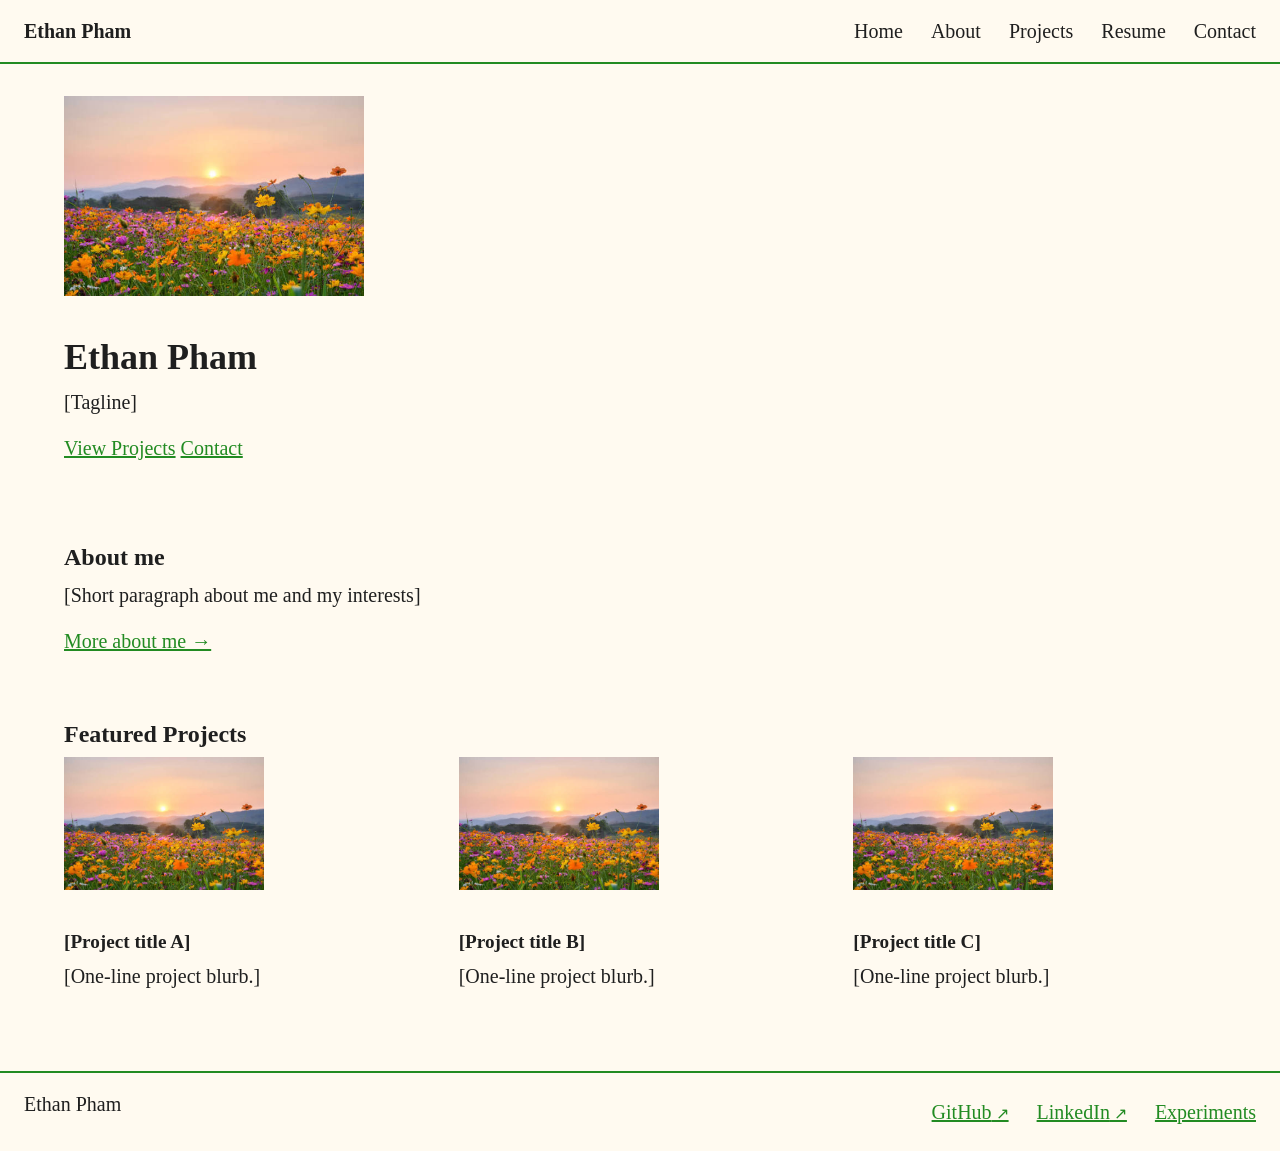
<file: index.html>
<!DOCTYPE html>
<html lang="en">
<head>
  <meta charset="UTF-8">
  <meta name="viewport" content="width=device-width, initial-scale=1.0">
  <meta name = "view-transition" content = "same-origin">
  <title>Ethan Pham — Home</title>
  <link rel="stylesheet" href="personal.css">
  <script> //Placeholder for third-party analytics script </script>
</head>
<body>
  <header>
    <a href="index.html">Ethan Pham</a>
    <nav>
      <ul>
        <li><a href="index.html">Home</a></li>
        <li><a href="about.html">About</a></li>
        <li><a href="projects.html">Projects</a></li>
        <li><a href="resume.html">Resume</a></li>
        <li><a href="contact.html">Contact</a></li>
      </ul>
    </nav>
  </header>

  <main>
    <section>
      <picture>
        <source srcset="images/placeholder.jpeg" media="(max-width: 600px)">
        <img src="images/placeholder.jpeg" alt="Headshot of me" width="300" height="900">
      </picture>
      <h1>Ethan Pham</h1>
      <p>[Tagline]</p>
      <p>
        <a href="projects.html">View Projects</a>
        <a href="contact.html">Contact</a>
      </p>
    </section>

    <section>
        <h2>About me</h2>
        <p>[Short paragraph about me and my interests]</p>
        <a href="about.html">More about me →</a>
    </section>

    <section>
        <h2>Featured Projects</h2>
        <div>
        <article>
            <img src="images/placeholder.jpeg" alt="Screenshot of Project A" width="200" height="200">
            <h3>[Project title A]</h3>
            <p>[One-line project blurb.]</p>
        </article>
        <article>
            <img src="images/placeholder.jpeg" alt="Screenshot of Project B" width="200" height="200">
            <h3>[Project title B]</h3>
            <p>[One-line project blurb.]</p>
        </article>
        <article>
            <img src="images/placeholder.jpeg" alt="Screenshot of Project C" width="200" height="200">
            <h3>[Project title C]</h3>
            <p>[One-line project blurb.]</p>
        </article>
        </div>
    </section>
  </main>

  <footer>
    <p>Ethan Pham</p>
    <ul>
      <li><a href="https://github.com/">GitHub</a></li>
      <li><a href="https://linkedin.com/">LinkedIn</a></li>
      <li><a href="experiments.html">Experiments</a></li>
    </ul>
  </footer>

  <noscript>This site works without JavaScript.</noscript>
</body>
</html>
</file>
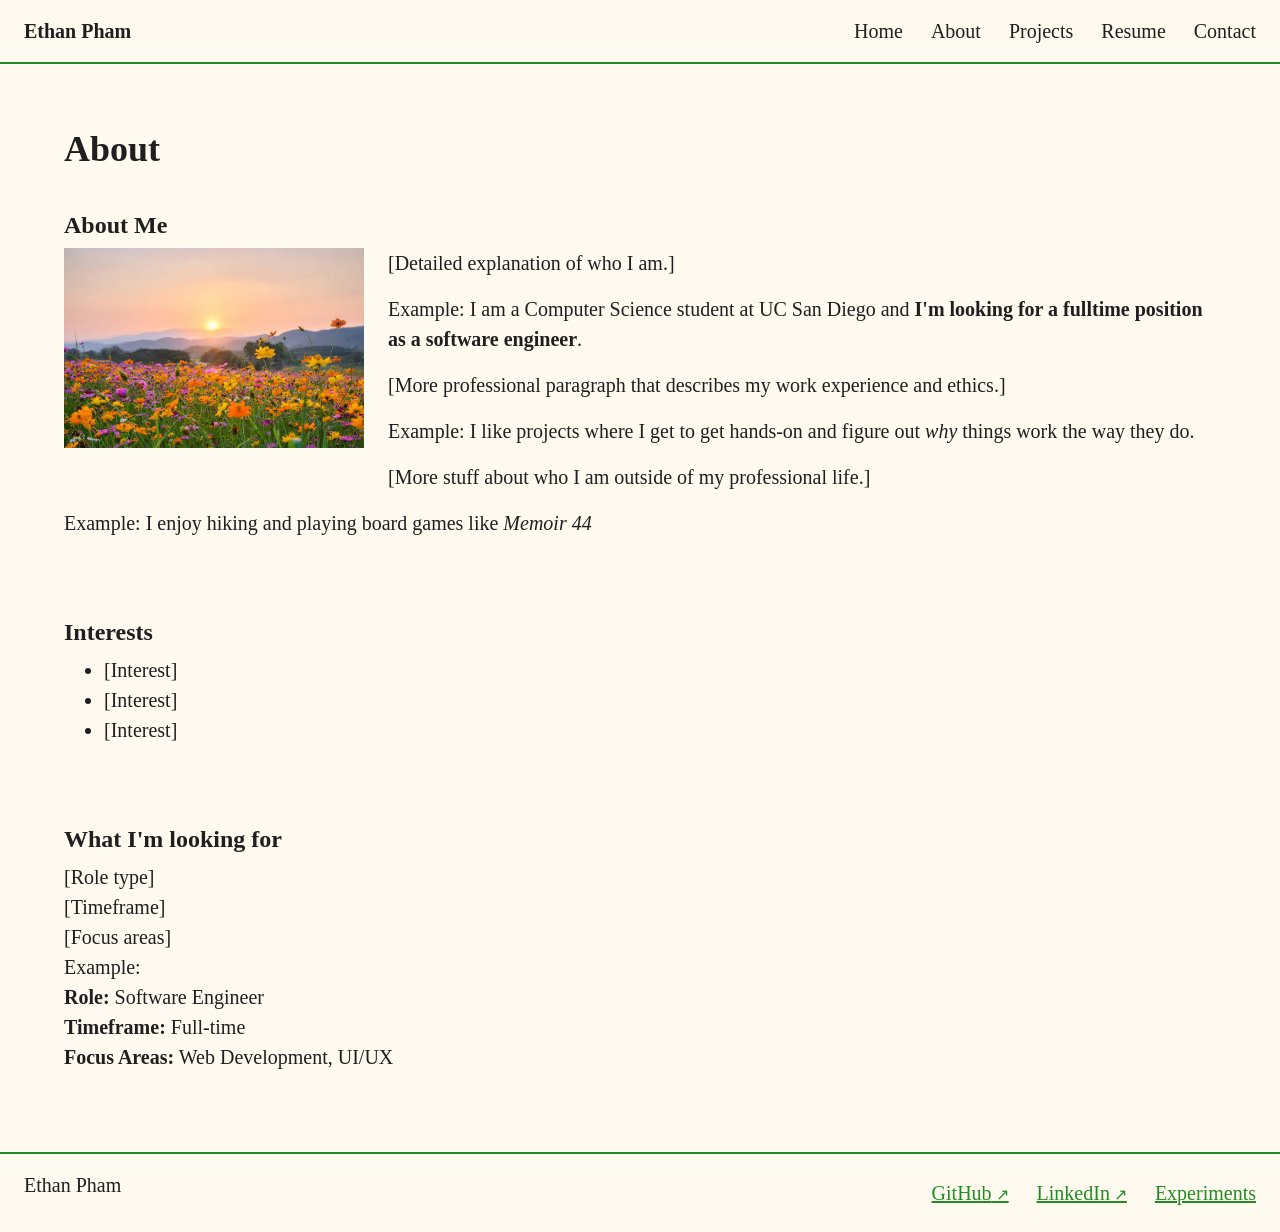
<file: about.html>
<!DOCTYPE html>
<html lang="en">
<head>
    <meta charset="UTF-8">
    <meta name="viewport" content="width=device-width, initial-scale=1.0">
    <meta name = "view-transition" content = "same-origin">
    <title>Ethan Pham — About Me</title>
    <link rel="stylesheet" href="personal.css">
    <script> //Placeholder for third-party analytics script </script>
</head>
<body>
  <header>
    <a href="index.html">Ethan Pham</a>
    <nav>
      <ul>
        <li><a href="index.html">Home</a></li>
        <li><a href="about.html">About</a></li>
        <li><a href="projects.html">Projects</a></li>
        <li><a href="resume.html">Resume</a></li>
        <li><a href="contact.html">Contact</a></li>
      </ul>
    </nav>
  </header>

  <main>
    <h1>About</h1>

    <section>
        <h2>About Me</h2>
        <img src="images/placeholder.jpeg" alt="another photo" width="300" height="300">
        <p>[Detailed explanation of who I am.]</p>
        <p>Example: I am a Computer Science student at UC San Diego and <strong>I'm looking for a fulltime position as a software engineer</strong>.</p>
        <p>[More professional paragraph that describes my work experience and ethics.]</p>
        <p>Example: I like projects where I get to get hands-on and figure out <em>why</em> things work the way they do.</p>
        <p>[More stuff about who I am outside of my professional life.]</p>
        <p>Example: I enjoy hiking and playing board games like <i>Memoir 44</i></p>
    </section>

    <section>
        <h2>Interests</h2>
        <ul>
            <li>[Interest]</li>
            <li>[Interest]</li>
            <li>[Interest]</li>
        </ul>
    </section>

    <section>
        <h2>What I'm looking for</h2>
        <p>
            <span>[Role type]</span><br>
            <span>[Timeframe]</span><br>
            <span>[Focus areas]</span><br>

            <span>Example: </span><br>
            <span><b>Role:</b> Software Engineer</span><br>
            <span><b>Timeframe:</b> Full-time</span><br>
            <span><b>Focus Areas:</b> Web Development, UI/UX</span><br>
        </p>
        </section>
  </main>

  <footer>
        <p>Ethan Pham</p>
        <ul>
        <li><a href="https://github.com/">GitHub</a></li>
        <li><a href="https://linkedin.com/">LinkedIn</a></li>
        <li><a href="experiments.html">Experiments</a></li>
        </ul>
  </footer>

  <noscript>This site works without JavaScript.</noscript>
</body>
</html>
</file>
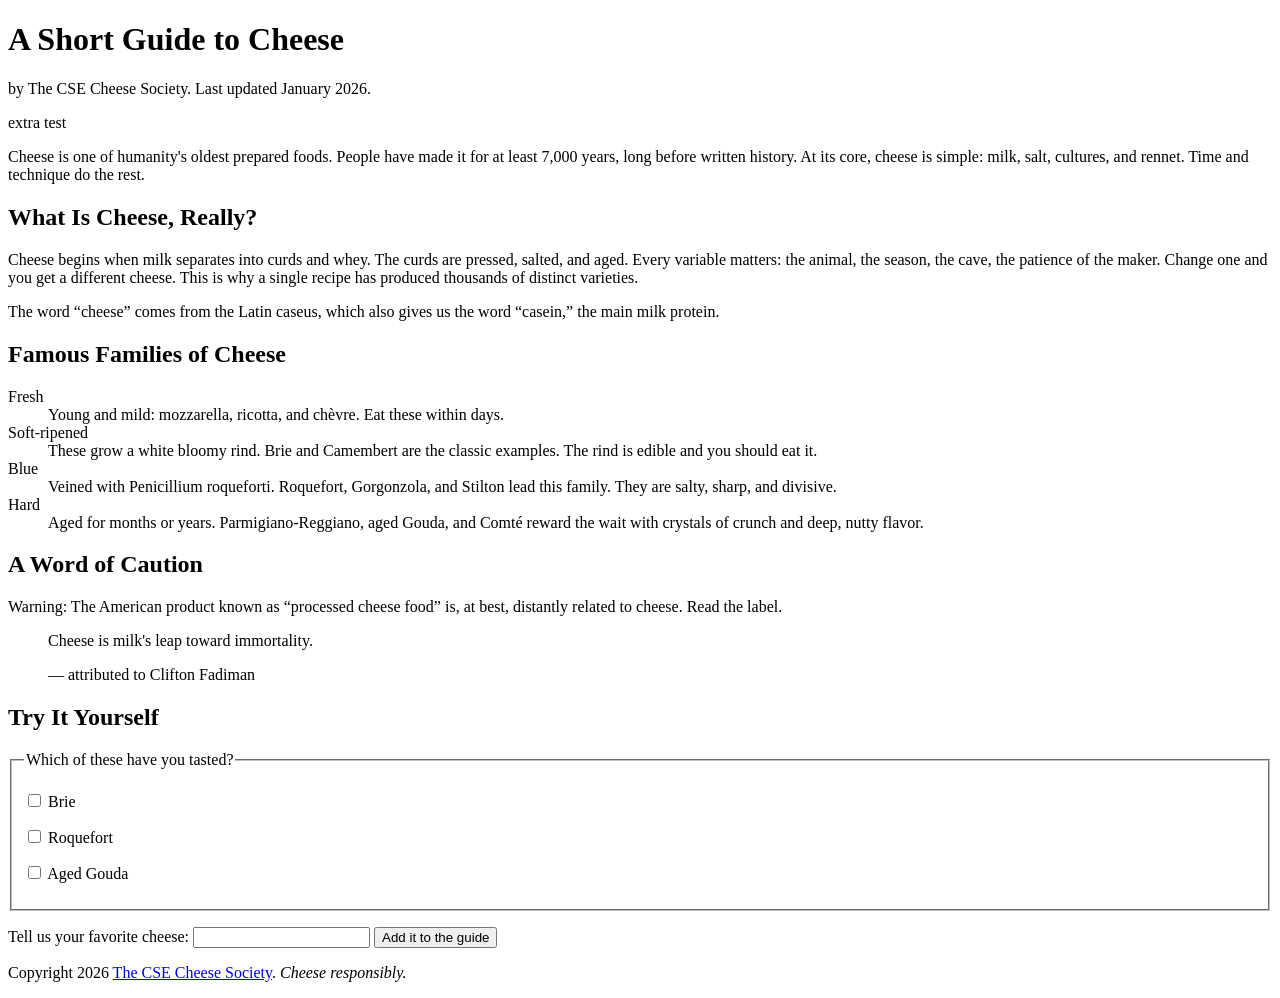
<file: cheese.html>
<!DOCTYPE html>
<html lang="en">
<head>
  <meta charset="UTF-8">
  <meta name="viewport" content="width=device-width, initial-scale=1">
  <title>A Short Guide to Cheese</title>
</head>
<body>
  <header>
    <h1>A Short Guide to Cheese</h1>
    <p>by The CSE Cheese Society. Last updated <time datetime="2026-01">January 2026</time>.</p>
  </header>

  <main>
    <article>
      <p> extra test</p>
      <p>Cheese is one of humanity's oldest prepared foods. People have made
      it for at least 7,000 years, long before written history. At its core,
      cheese is simple: milk, salt, cultures, and rennet. Time and technique
      do the rest.</p>

      <section>
        <h2>What Is Cheese, Really?</h2>
        <p>Cheese begins when milk separates into curds and whey. The curds
        are pressed, salted, and aged. Every variable matters: the animal,
        the season, the cave, the patience of the maker. Change one and you
        get a different cheese. This is why a single recipe has produced
        thousands of distinct varieties.</p>
        <p>The word <q>cheese</q> comes from the Latin
        <span class="latin" lang="la">caseus</span>, which also gives us the word
        <q>casein,</q> the main milk protein.</p>
      </section>

      <section>
        <h2>Famous Families of Cheese</h2>

        <dl>
          <dt>Fresh</dt>
          <dd>Young and mild: mozzarella, ricotta, and
          <span lang="fr">chèvre</span>. Eat these within days.</dd>

          <dt>Soft-ripened</dt>
          <dd>These grow a white bloomy rind. Brie and Camembert are the
          classic examples. The rind is edible and you should eat it.</dd>

          <dt>Blue</dt>
          <dd>Veined with <span class="latin" lang="la">Penicillium
          roqueforti</span>. Roquefort, Gorgonzola, and Stilton lead this
          family. They are salty, sharp, and divisive.</dd>

          <dt>Hard</dt>
          <dd>Aged for months or years. Parmigiano-Reggiano, aged Gouda,
          and <span lang="fr">Comté</span> reward the wait with crystals
          of crunch and deep, nutty flavor.</dd>
        </dl>
      </section>

      <section>
        <h2>A Word of Caution</h2>
        <p id="warning">Warning: The American product known as
        <q>processed cheese food</q> is, at best, distantly related to
        cheese. Read the label.</p>

        <blockquote>
          <p>Cheese is milk's leap toward immortality.</p>
          <footer>— attributed to Clifton Fadiman</footer>
        </blockquote>
      </section>

      <section>
        <h2>Try It Yourself</h2>
        <form>
          <fieldset>
            <legend>Which of these have you tasted?</legend>
            <p><input type="checkbox" id="c-brie" name="tasted" value="brie">
               <label for="c-brie">Brie</label></p>
            <p><input type="checkbox" id="c-roquefort" name="tasted" value="roquefort">
               <label for="c-roquefort">Roquefort</label></p>
            <p><input type="checkbox" id="c-gouda" name="tasted" value="gouda">
               <label for="c-gouda">Aged Gouda</label></p>
          </fieldset>
          <p>
            <label for="fav">Tell us your favorite cheese:</label>
            <input type="text" id="fav" name="favorite">
            <button type="submit">Add it to the guide</button>
          </p>
        </form>
      </section>
    </article>
  </main>
  <footer>
    <p>Copyright 2026 <a href="https://example.com/cheese-society">The CSE
    Cheese Society</a>. <em>Cheese responsibly.</em></p>
  </footer>
</body>
</html>
</file>
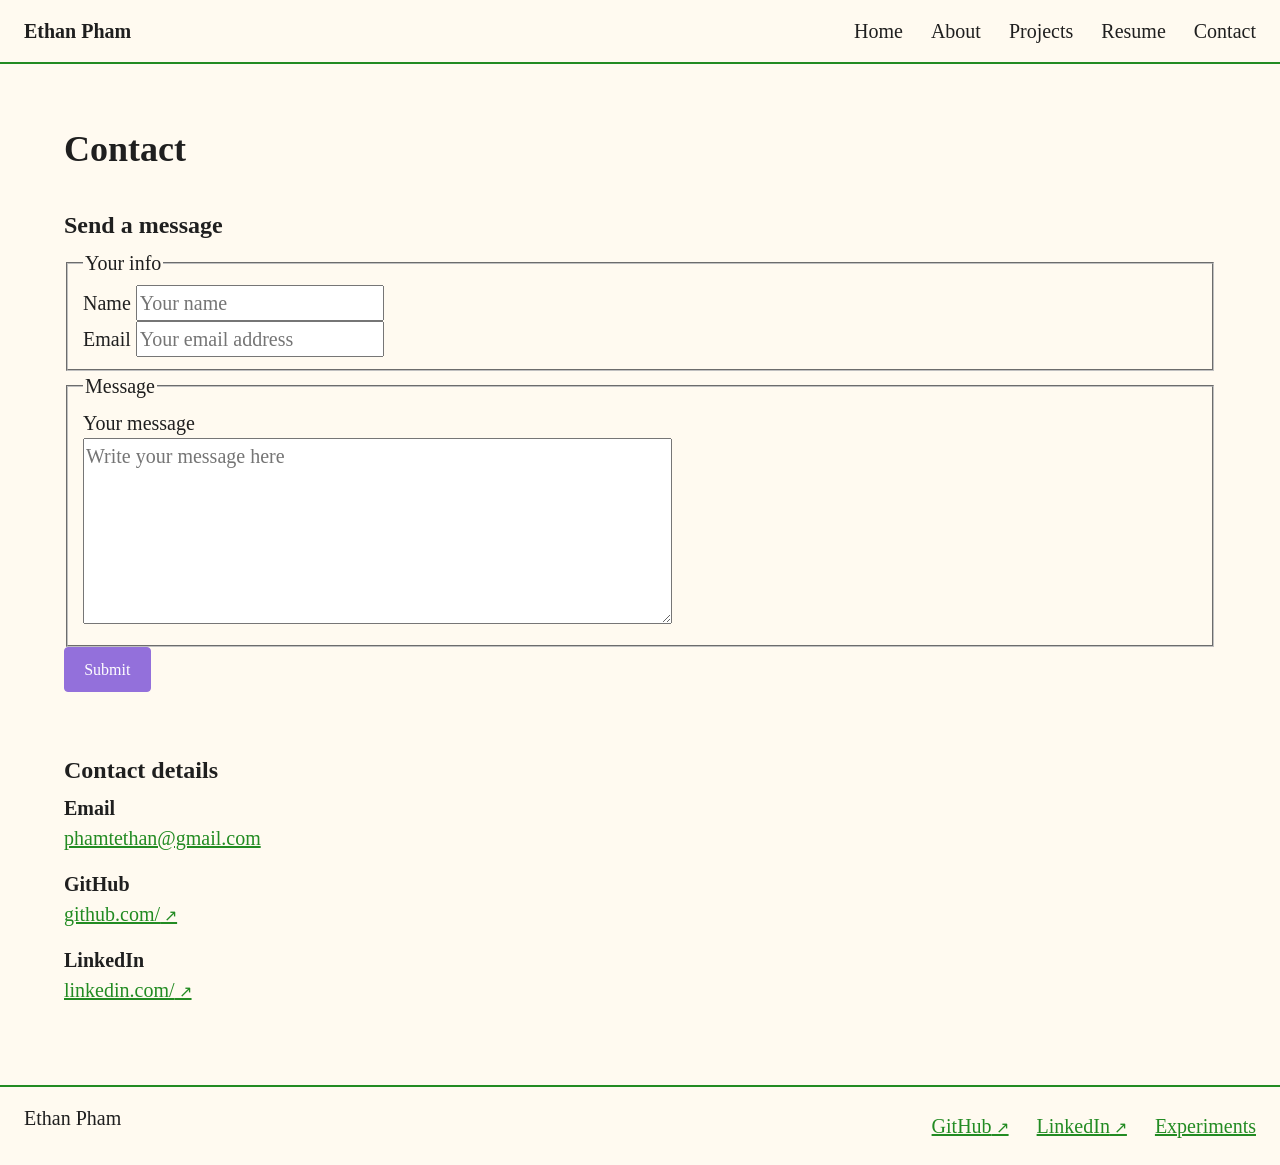
<file: contact.html>
<!DOCTYPE html>
<html lang="en">
<head>
  <meta charset="UTF-8">
  <meta name="viewport" content="width=device-width, initial-scale=1.0">
  <meta name = "view-transition" content = "same-origin">
  <title>Ethan Pham — Contact Me</title>
  <link rel="stylesheet" href="personal.css">
  <script> //Placeholder for third-party analytics script </script>
</head>
<body>
  <header>
    <a href="index.html">Ethan Pham</a>
    <nav>
      <ul>
        <li><a href="index.html">Home</a></li>
        <li><a href="about.html">About</a></li>
        <li><a href="projects.html">Projects</a></li>
        <li><a href="resume.html">Resume</a></li>
        <li><a href="contact.html">Contact</a></li>
      </ul>
    </nav>
  </header>

  <main>
    <h1>Contact</h1>

    <section>
      <h2>Send a message</h2>
      <form action="#" method="post">
        <fieldset>
          <legend>Your info</legend>
          <label for="name">Name</label>
          <input type="text" id="name" name="name" placeholder="Your name" required><br>
          <label for="email">Email</label>
          <input type="email" id="email" name="email" placeholder="Your email address" required>
        </fieldset>

        <fieldset>
          <legend>Message</legend>
          <label for="message">Your message</label><br>
          <textarea id="message" name="message" rows="6" cols="50" placeholder="Write your message here" required></textarea>
        </fieldset>

        <button type="button" commandfor="submit-dialog" command="show-modal">Submit</button>
      </form>
    </section>

    <section>
      <h2>Contact details</h2>
      <p><b>Email</b><br><a href="mailto:you@example.com">phamtethan@gmail.com</a></p>
      <p><b>GitHub</b><br><a href="https://github.com">github.com/</a></p>
      <p><b>LinkedIn</b><br><a href="https://linkedin.com">linkedin.com/</a></p>
    </section>
  </main>

  <footer>
    <p>Ethan Pham</p>
    <ul>
      <li><a href="https://github.com/">GitHub</a></li>
      <li><a href="https://linkedin.com/">LinkedIn</a></li>
      <li><a href="experiments.html">Experiments</a></li>
    </ul>
  </footer>

<dialog id="submit-dialog">
  <header>
    <h2> Message Sent!</h2>
    <button commandfor="submit-dialog" command="close" aria-label="Close">&times;</button>
  </header>
  <section>
    <h2>Thanks for the message!</h2>
    <p>Thanks! Your message has been sent.</p>
  </section>
  <footer>
    <button commandfor="submit-dialog" command = "close" class="primary">Close</button>
  </footer> 
</dialog>


  <noscript>This site works without JavaScript.</noscript>
</body>
</html>
</file>
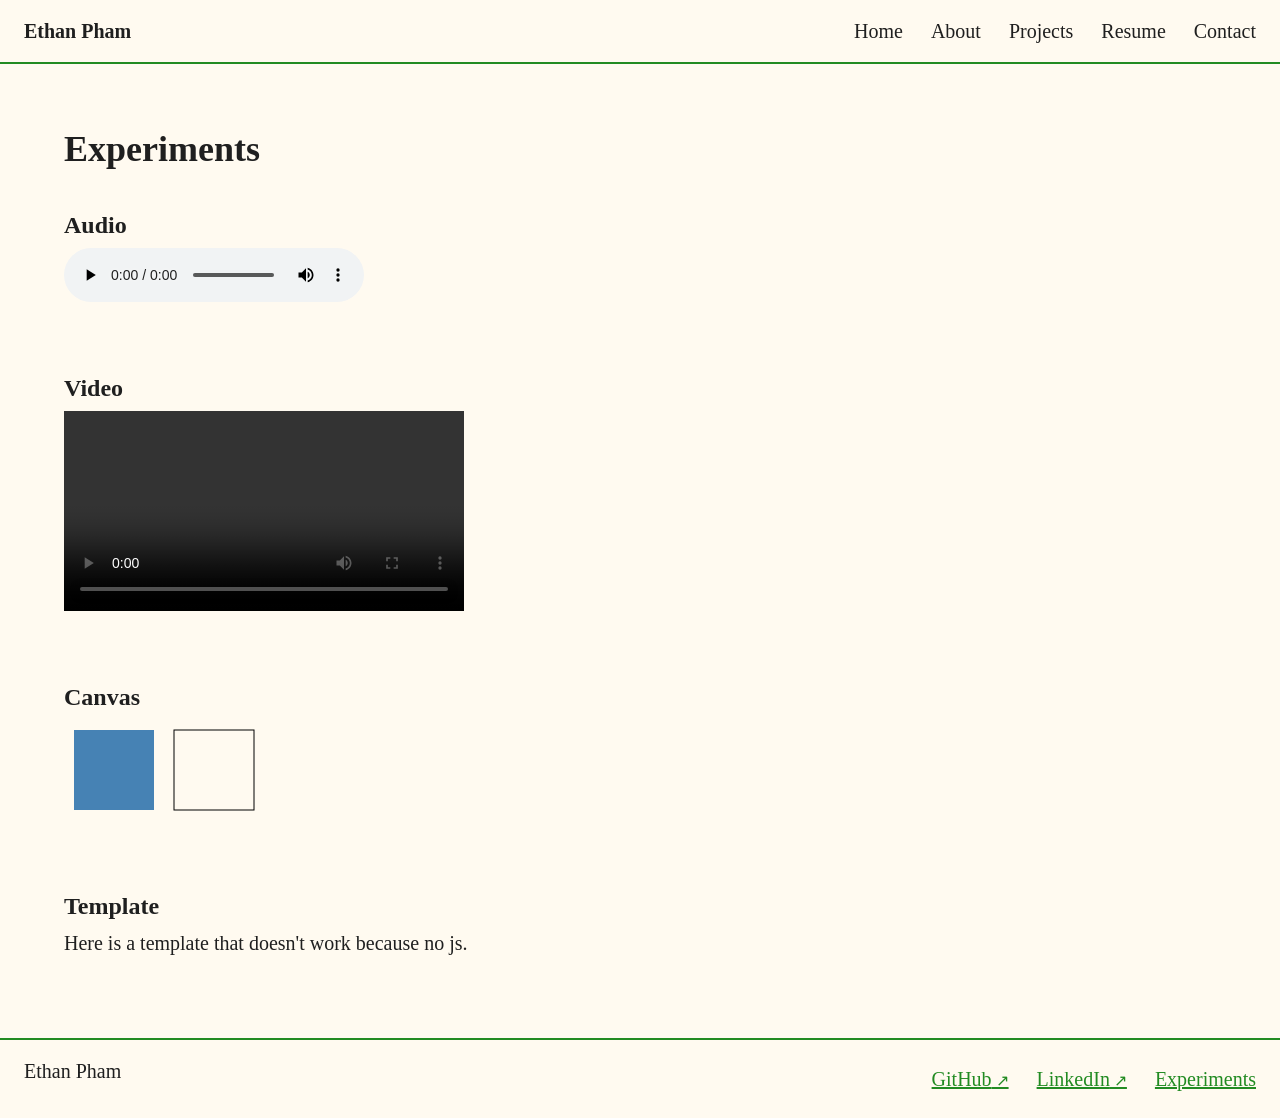
<file: experiments.html>
<!DOCTYPE html>
<html lang="en">
<head>
  <meta charset="UTF-8">
  <meta name="viewport" content="width=device-width, initial-scale=1.0">
  <meta name = "view-transition" content = "same-origin">
  <title>Ethan Pham — Experiments</title>
  <link rel="stylesheet" href="personal.css">
  <script> //Placeholder for third-party analytics script </script>
</head>
<body>
  <header>
    <a href="index.html">Ethan Pham</a>
    <nav>
      <ul>
        <li><a href="index.html">Home</a></li>
        <li><a href="about.html">About</a></li>
        <li><a href="projects.html">Projects</a></li>
        <li><a href="resume.html">Resume</a></li>
        <li><a href="contact.html">Contact</a></li>
      </ul>
    </nav>
  </header>

  <main>
     <h1>Experiments</h1>
     <section>
      <h2>Audio</h2>
      <audio controls>
        <source src="audio/oof.mp3" type="audio/mpeg">
        Your browser does not support the audio element.
      </audio>
     </section>

     <section>
      <h2>Video</h2>
      <video controls width="400" height="240">
        <source src="video/waterfall.mp4" type="video/mp4">
        Your browser does not support the video element.
      </video>
     </section>

     <section>
      <h2>Canvas</h2>
      <canvas id="demo-canvas" width="200" height="100">A simple canvas drawing.</canvas>
      <script>
        const ctx = document.getElementById("demo-canvas").getContext("2d");
        ctx.fillStyle = "steelblue";
        ctx.fillRect(10, 10, 80, 80);
        ctx.strokeStyle = "black";
        ctx.strokeRect(110, 10, 80, 80);
      </script>
     </section>

     <section>
      <h2>Template</h2>
      <p>Here is a template that doesn't work because no js.</p>
      <template id="project-card-template">
        <article>
          <h3>Project title</h3>
          <p>Project summary.</p>
        </article>
      </template>
    </section>
  </main>

  <footer>
    <p>Ethan Pham</p>
    <ul>
      <li><a href="https://github.com/">GitHub</a></li>
      <li><a href="https://linkedin.com/">LinkedIn</a></li>
      <li><a href="experiments.html">Experiments</a></li>
    </ul>
  </footer>

  <noscript>This site works without JavaScript.</noscript>
</body>
</html>
</file>
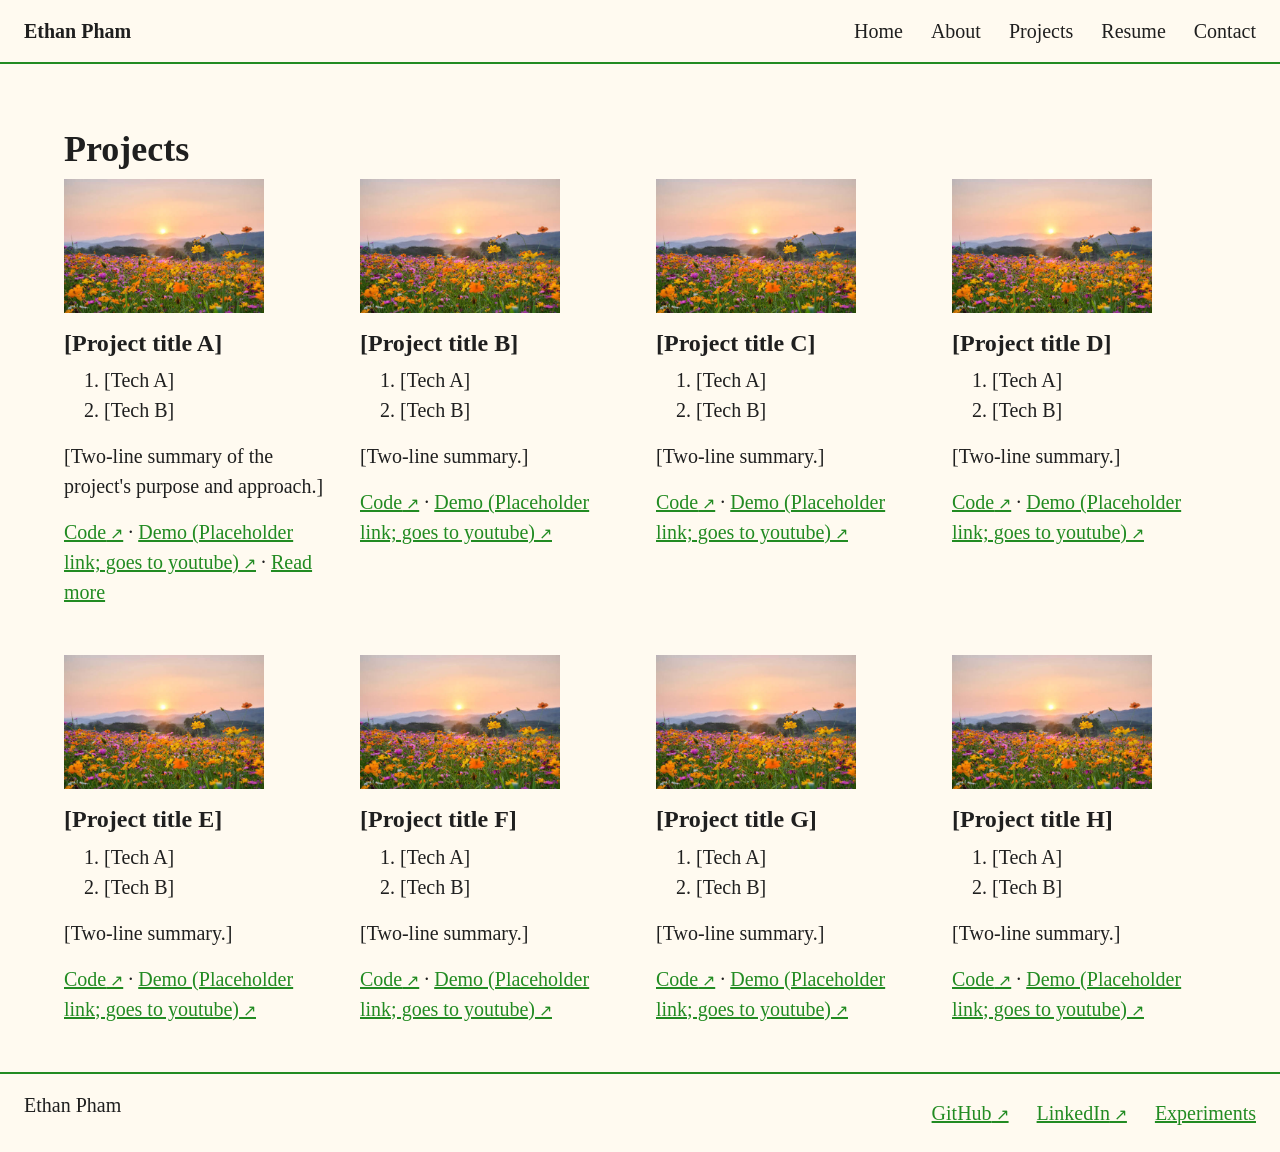
<file: projects.html>
<!DOCTYPE html>
<html lang="en">
<head>
  <meta charset="UTF-8">
  <meta name="viewport" content="width=device-width, initial-scale=1.0">
  <meta name = "view-transition" content = "same-origin">
  <title>Ethan Pham — Projects</title>
  <link rel="stylesheet" href="personal.css">
  <script> //Placeholder for third-party analytics script </script>
</head>
<body>
  <header>
    <a href="index.html">Ethan Pham</a>
    <nav>
      <ul>
        <li><a href="index.html">Home</a></li>
        <li><a href="about.html">About</a></li>
        <li><a href="projects.html">Projects</a></li>
        <li><a href="resume.html">Resume</a></li>
        <li><a href="contact.html">Contact</a></li>
      </ul>
    </nav>
  </header>

  <main>
    <h1>Projects</h1>

    <div>
      <article>
        <img src="images/placeholder.jpeg" alt="Screenshot of Project A" width="200" height="120">
        <h2>[Project title A]</h2>
        <ol>
          <li>[Tech A]</li>
          <li>[Tech B]</li>
        </ol>
        <p>[Two-line summary of the project's purpose and approach.]</p>
        <p>
          <a href="https://github.com/">Code</a> ·
          <a href="https://youtube.com/">Demo (Placeholder link; goes to youtube)</a> ·
          <a href="projectdetails/projectdetailsa.html">Read more</a>
        </p>
      </article>

      <article>
        <img src="images/placeholder.jpeg" alt="Screenshot of Project B" width="200" height="120">
        <h2>[Project title B]</h2>
        <ol>
          <li>[Tech A]</li>
          <li>[Tech B]</li>
        </ol>
        <p>[Two-line summary.]</p>
        <p>
          <a href="https://github.com/">Code</a> ·
          <a href="https://youtube.com/">Demo (Placeholder link; goes to youtube)</a>
        </p>
      </article>

      <article>
        <img src="images/placeholder.jpeg" alt="Screenshot of Project C" width="200" height="120">
        <h2>[Project title C]</h2>
        <ol>
          <li>[Tech A]</li>
          <li>[Tech B]</li>
        </ol>
        <p>[Two-line summary.]</p>
        <p>
          <a href="https://github.com/">Code</a> ·
          <a href="https://youtube.com/">Demo (Placeholder link; goes to youtube)</a>
        </p>
      </article>

      <article>
        <img src="images/placeholder.jpeg" alt="Screenshot of Project D" width="200" height="120">
        <h2>[Project title D]</h2>
        <ol>
          <li>[Tech A]</li>
          <li>[Tech B]</li>
        </ol>
        <p>[Two-line summary.]</p>
        <p>
          <a href="https://github.com/">Code</a> ·
          <a href="https://youtube.com/">Demo (Placeholder link; goes to youtube)</a>
        </p>
      </article>

      <article>
        <img src="images/placeholder.jpeg" alt="Screenshot of Project E" width="200" height="120">
        <h2>[Project title E]</h2>
        <ol>
          <li>[Tech A]</li>
          <li>[Tech B]</li>
        </ol>
        <p>[Two-line summary.]</p>
        <p>
          <a href="https://github.com/">Code</a> ·
          <a href="https://youtube.com/">Demo (Placeholder link; goes to youtube)</a>
        </p>
      </article>

      <article>
        <img src="images/placeholder.jpeg" alt="Screenshot of Project F" width="200" height="120">
        <h2>[Project title F]</h2>
        <ol>
          <li>[Tech A]</li>
          <li>[Tech B]</li>
        </ol>
        <p>[Two-line summary.]</p>
        <p>
          <a href="https://github.com/">Code</a> ·
          <a href="https://youtube.com/">Demo (Placeholder link; goes to youtube)</a>
        </p>
      </article>

      <article>
        <img src="images/placeholder.jpeg" alt="Screenshot of Project G" width="200" height="120">
        <h2>[Project title G]</h2>
        <ol>
          <li>[Tech A]</li>
          <li>[Tech B]</li>
        </ol>
        <p>[Two-line summary.]</p>
        <p>
          <a href="https://github.com/">Code</a> ·
          <a href="https://youtube.com/">Demo (Placeholder link; goes to youtube)</a>
        </p>
      </article>

      <article>
        <img src="images/placeholder.jpeg" alt="Screenshot of Project H" width="200" height="120">
        <h2>[Project title H]</h2>
        <ol>
          <li>[Tech A]</li>
          <li>[Tech B]</li>
        </ol>
        <p>[Two-line summary.]</p>
        <p>
          <a href="https://github.com/">Code</a> ·
          <a href="https://youtube.com/">Demo (Placeholder link; goes to youtube)</a>
        </p>
      </article>
    </div>
  </main>

  <footer>
    <p>Ethan Pham</p>
    <ul>
      <li><a href="https://github.com/">GitHub</a></li>
      <li><a href="https://linkedin.com/">LinkedIn</a></li>
      <li><a href="experiments.html">Experiments</a></li>
    </ul>
  </footer>

  <noscript>This site works without JavaScript.</noscript>
</body>
</html>
</file>
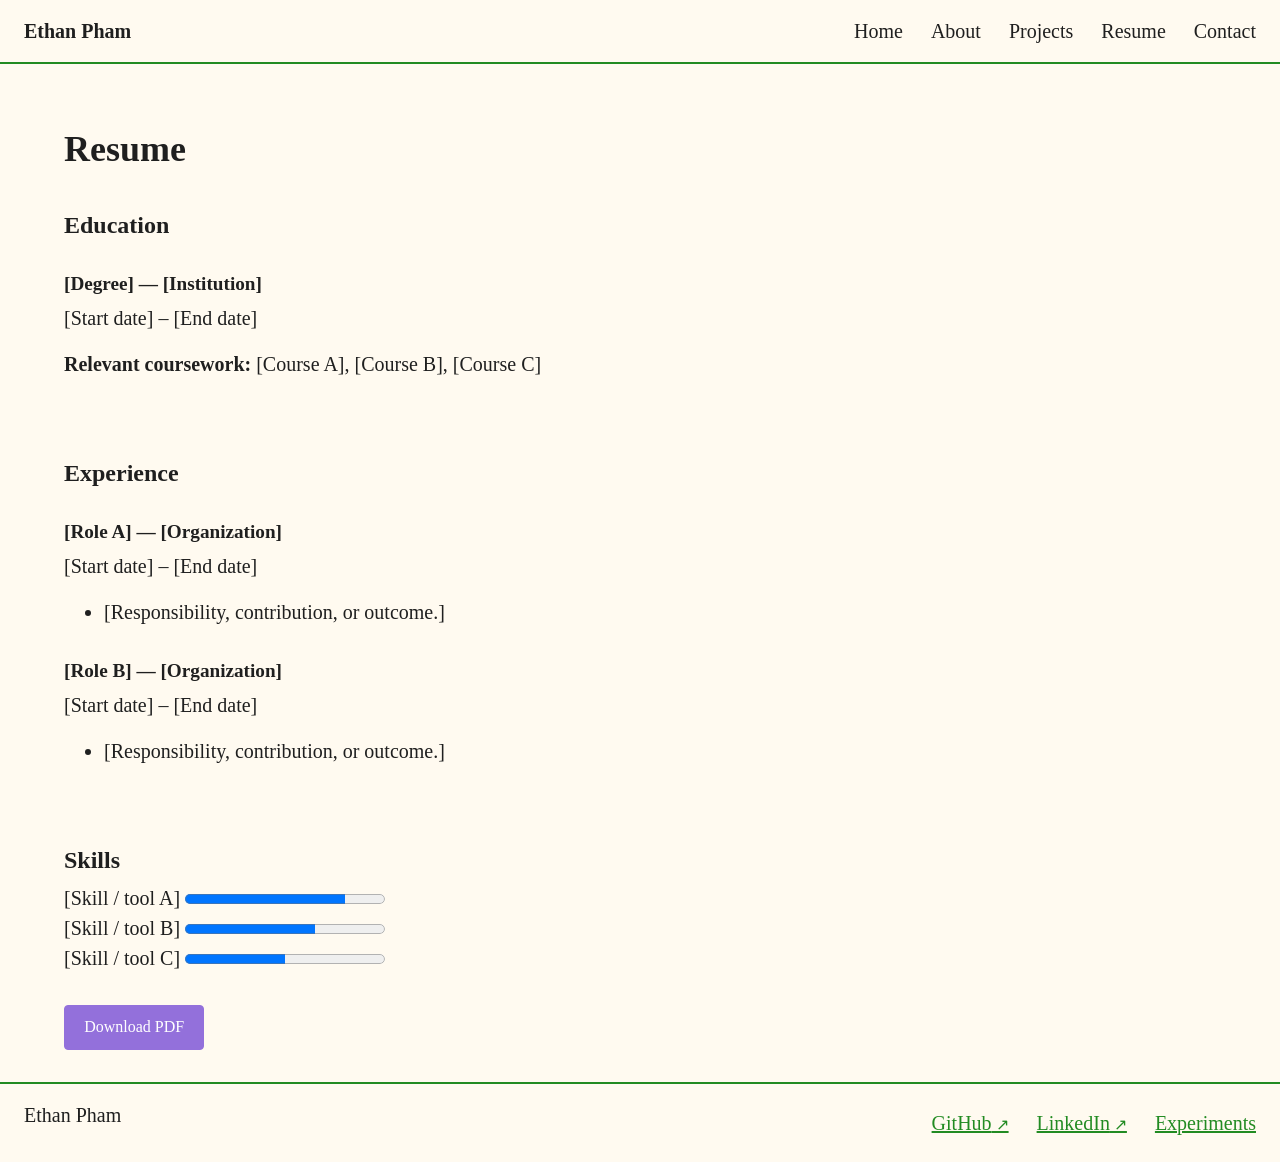
<file: resume.html>
<!DOCTYPE html>
<html lang="en">
<head>
  <meta charset="UTF-8">
  <meta name="viewport" content="width=device-width, initial-scale=1.0">
  <meta name = "view-transition" content = "same-origin">
  <title>Ethan Pham — Resume</title>
  <link rel="stylesheet" href="personal.css">
  <script> //Placeholder for third-party analytics script </script>
</head>
<body>
  <header>
    <a href="index.html">Ethan Pham</a>
    <nav>
      <ul>
        <li><a href="index.html">Home</a></li>
        <li><a href="about.html">About</a></li>
        <li><a href="projects.html">Projects</a></li>
        <li><a href="resume.html">Resume</a></li>
        <li><a href="contact.html">Contact</a></li>
      </ul>
    </nav>
  </header>

  <main>
    <h1>Resume</h1>

    <section>
      <h2>Education</h2>
      <h3>[Degree] — [Institution]</h3>
      <p>[Start date] – [End date]</p>
      <p><b>Relevant coursework:</b> [Course A], [Course B], [Course C]</p>
    </section>

    <section>
      <h2>Experience</h2>
      <h3>[Role A] — [Organization]</h3>
      <p>[Start date] – [End date]</p>
      <ul>
        <li>[Responsibility, contribution, or outcome.]</li>
      </ul>

      <h3>[Role B] — [Organization]</h3>
      <p>[Start date] – [End date]</p>
      <ul>
        <li>[Responsibility, contribution, or outcome.]</li>
      </ul>
    </section>

    <section>
      <h2>Skills</h2>
      <label for="skill-a">[Skill / tool A]</label>
      <progress id="skill-a" value="80" max="100">80%</progress><br>
      <label for="skill-b">[Skill / tool B]</label>
      <progress id="skill-b" value="65" max="100">65%</progress><br>
      <label for="skill-c">[Skill / tool C]</label>
      <progress id="skill-c" value="50" max="100">50%</progress>
    </section>

    <button type="button">Download PDF</button>
  </main>

  <footer>
    <p>Ethan Pham</p>
    <ul>
      <li><a href="https://github.com/">GitHub</a></li>
      <li><a href="https://linkedin.com/">LinkedIn</a></li>
      <li><a href="experiments.html">Experiments</a></li>
    </ul>
  </footer>

  <noscript>This site works without JavaScript.</noscript>
</body>
</html>
</file>
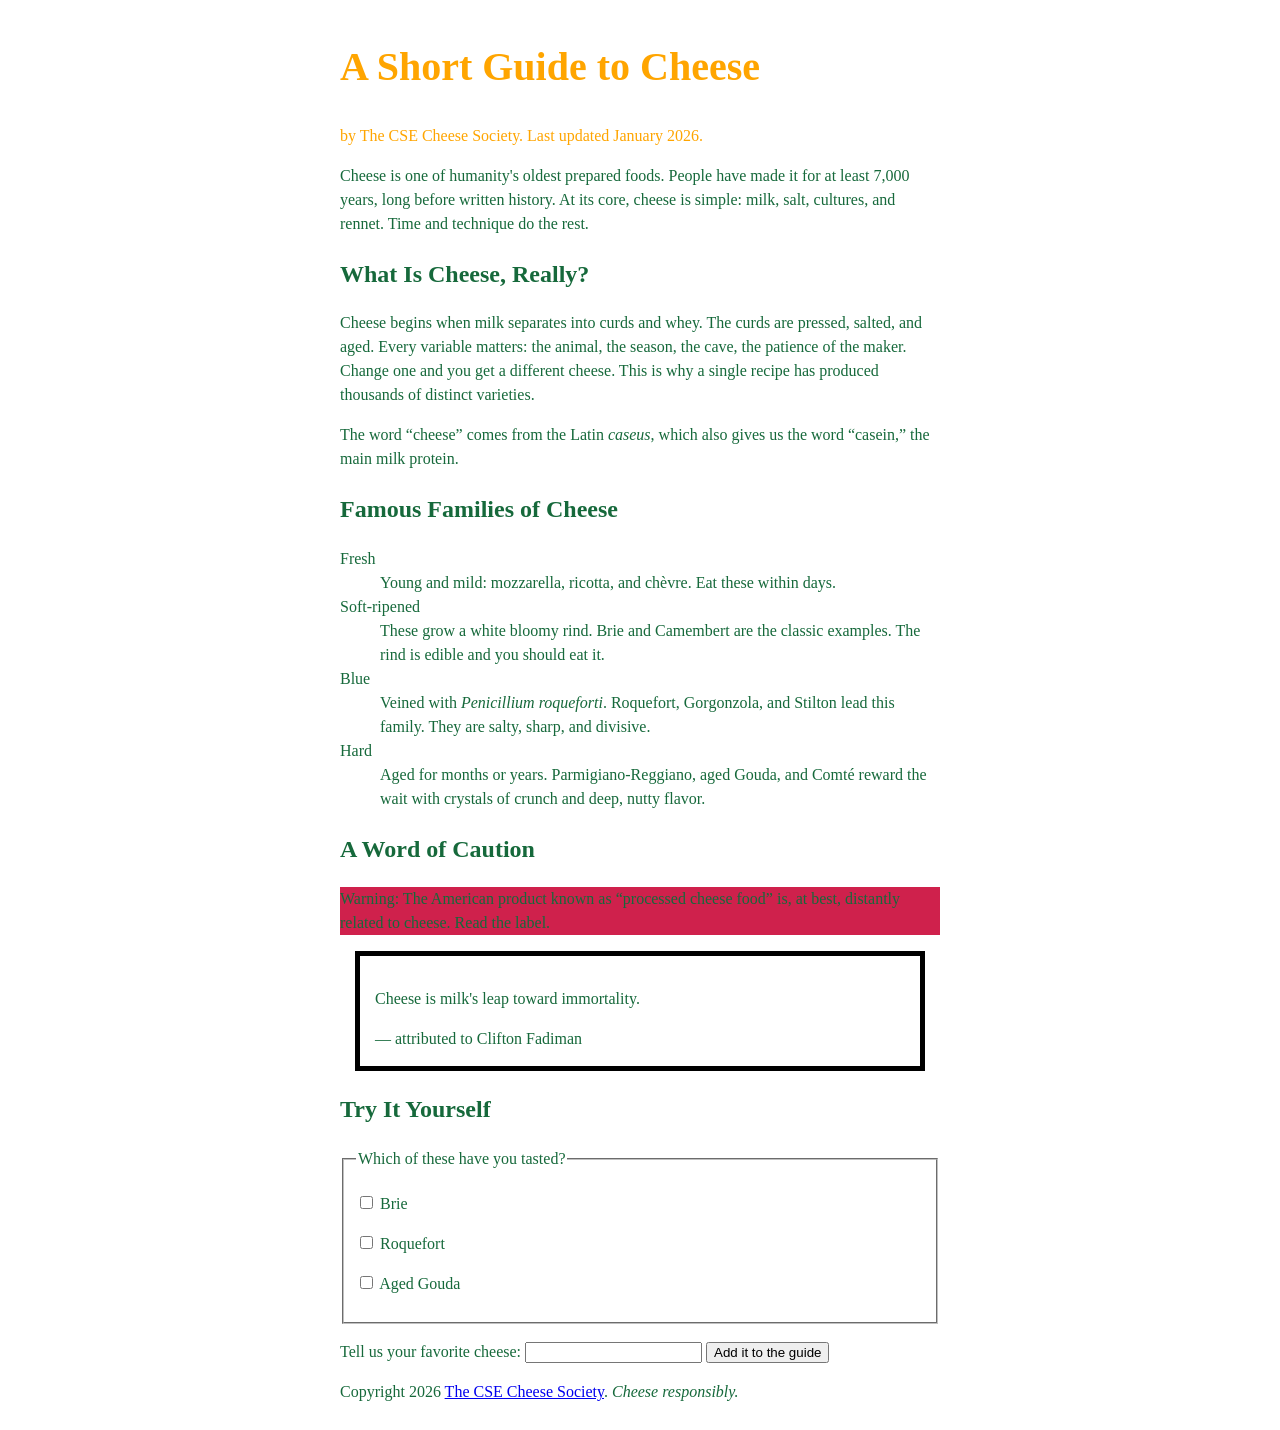
<file: part1/cheese.html>
<!DOCTYPE html>
<html lang="en">
<head>
  <meta charset="UTF-8">
  <meta name="viewport" content="width=device-width, initial-scale=1">
  <title>A Short Guide to Cheese</title>
  <link rel="stylesheet" href="cheese.css">
</head>
<body>
  <header>
    <h1>A Short Guide to Cheese</h1>
    <p>by The CSE Cheese Society. Last updated <time datetime="2026-01">January 2026</time>.</p>
  </header>

  <main>
    <article>
      <p>Cheese is one of humanity's oldest prepared foods. People have made
      it for at least 7,000 years, long before written history. At its core,
      cheese is simple: milk, salt, cultures, and rennet. Time and technique
      do the rest.</p>

      <section>
        <h2>What Is Cheese, Really?</h2>
        <p>Cheese begins when milk separates into curds and whey. The curds
        are pressed, salted, and aged. Every variable matters: the animal,
        the season, the cave, the patience of the maker. Change one and you
        get a different cheese. This is why a single recipe has produced
        thousands of distinct varieties.</p>
        <p>The word <q>cheese</q> comes from the Latin
        <span class="latin" lang="la">caseus</span>, which also gives us the word
        <q>casein,</q> the main milk protein.</p>
      </section>

      <section>
        <h2>Famous Families of Cheese</h2>

        <dl>
          <dt>Fresh</dt>
          <dd>Young and mild: mozzarella, ricotta, and
          <span lang="fr">chèvre</span>. Eat these within days.</dd>

          <dt>Soft-ripened</dt>
          <dd>These grow a white bloomy rind. Brie and Camembert are the
          classic examples. The rind is edible and you should eat it.</dd>

          <dt>Blue</dt>
          <dd>Veined with <span class="latin" lang="la">Penicillium
          roqueforti</span>. Roquefort, Gorgonzola, and Stilton lead this
          family. They are salty, sharp, and divisive.</dd>

          <dt>Hard</dt>
          <dd>Aged for months or years. Parmigiano-Reggiano, aged Gouda,
          and <span lang="fr">Comté</span> reward the wait with crystals
          of crunch and deep, nutty flavor.</dd>
        </dl>
      </section>

      <section>
        <h2>A Word of Caution</h2>
        <p id="warning">Warning: The American product known as
        <q>processed cheese food</q> is, at best, distantly related to
        cheese. Read the label.</p>

        <blockquote>
          <p>Cheese is milk's leap toward immortality.</p>
          <footer>— attributed to Clifton Fadiman</footer>
        </blockquote>
      </section>

      <section>
        <h2>Try It Yourself</h2>
        <form>
          <fieldset>
            <legend>Which of these have you tasted?</legend>
            <p><input type="checkbox" id="c-brie" name="tasted" value="brie">
               <label for="c-brie">Brie</label></p>
            <p><input type="checkbox" id="c-roquefort" name="tasted" value="roquefort">
               <label for="c-roquefort">Roquefort</label></p>
            <p><input type="checkbox" id="c-gouda" name="tasted" value="gouda">
               <label for="c-gouda">Aged Gouda</label></p>
          </fieldset>
          <p>
            <label for="fav">Tell us your favorite cheese:</label>
            <input type="text" id="fav" name="favorite">
            <button type="submit">Add it to the guide</button>
          </p>
        </form>
      </section>
    </article>
  </main>
  <footer>
    <p>Copyright 2026 <a href="https://example.com/cheese-society">The CSE
    Cheese Society</a>. <em>Cheese responsibly.</em></p>
  </footer>
</body>
</html>
</file>
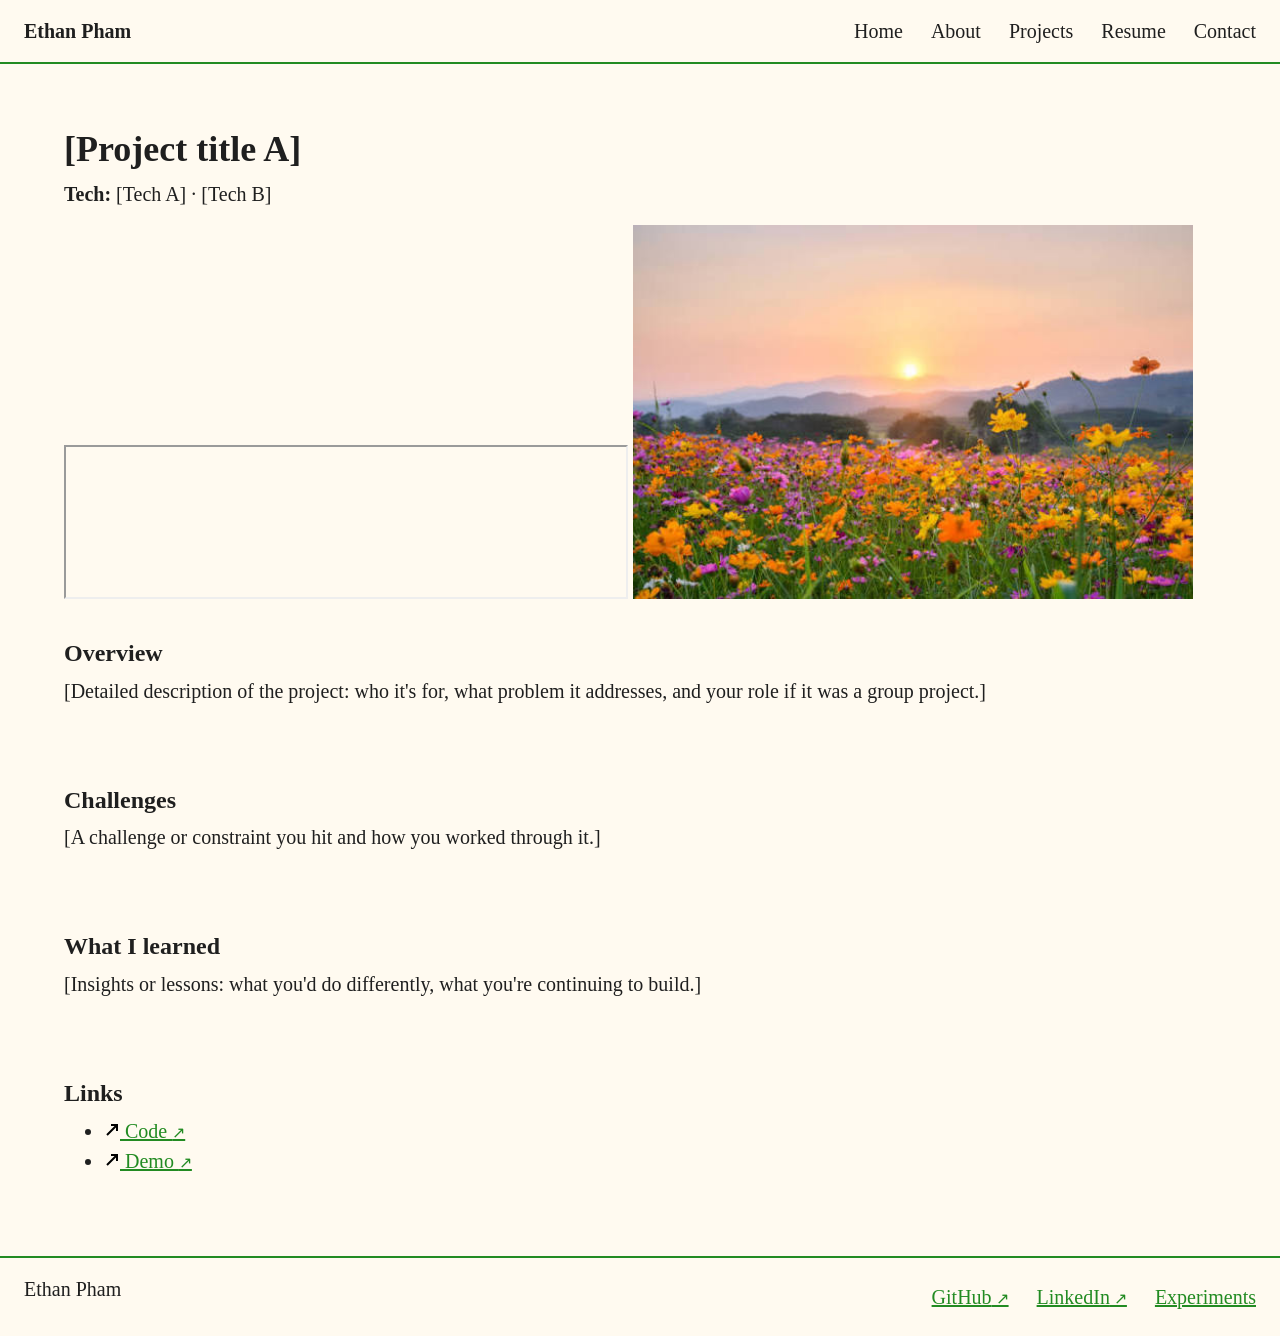
<file: projectdetails/projectdetailsa.html>
<!DOCTYPE html>
<html lang="en">
<head>
  <meta charset="UTF-8">
  <meta name="viewport" content="width=device-width, initial-scale=1.0">
  <meta name = "view-transition" content = "same-origin">
  <title>Ethan Pham — Project A</title>
  <link rel="stylesheet" href="../personal.css">
  <script> //Placeholder for third-party analytics script </script>
</head>
<body>
  <header>
    <a href="../index.html">Ethan Pham</a>
    <nav>
      <ul>
        <li><a href="../index.html">Home</a></li>
        <li><a href="../about.html">About</a></li>
        <li><a href="../projects.html">Projects</a></li>
        <li><a href="../resume.html">Resume</a></li>
        <li><a href="../contact.html">Contact</a></li>
      </ul>
    </nav>
  </header>

  <main>
    <article>
      <h1>[Project title A]</h1>
      <p><b>Tech:</b> [Tech A] · [Tech B]</p>

      <iframe src="https://www.youtube.com/embed/dQw4w9WgXcQ" width="560" height="315" title="Demo video of Project A"></iframe>
      <img src="../images/placeholder.jpeg" alt="Full screenshot of Project A" width="560" height="315">

      <section>
        <h2>Overview</h2>
        <p>[Detailed description of the project: who it's for, what problem it addresses, and your role if it was a group project.]</p>
      </section>

      <section>
        <h2>Challenges</h2>
        <p>[A challenge or constraint you hit and how you worked through it.]</p>
      </section>

      <section>
        <h2>What I learned</h2>
        <p>[Insights or lessons: what you'd do differently, what you're continuing to build.]</p>
      </section>

      <section>
        <h2>Links</h2>
        <ul>
          <li>
            <a href="https://github.com/">
              <svg width="16" height="16" viewBox="0 0 16 16" fill="none" stroke="black" stroke-width="2">
                <path d="M3 13 L13 3 M7 3 H13 V9"/>
              </svg>
              Code
            </a>
          </li>
          <li>
            <a href="https://youtube.com/">
              <svg width="16" height="16" viewBox="0 0 16 16" fill="none" stroke="black" stroke-width="2">
                <path d="M3 13 L13 3 M7 3 H13 V9"/>
              </svg>
              Demo
            </a>
          </li>
        </ul>
      </section>
    </article>
  </main>

  <footer>
    <p>Ethan Pham</p>
    <ul>
      <li><a href="https://github.com/">GitHub</a></li>
      <li><a href="https://linkedin.com/">LinkedIn</a></li>
      <li><a href="../experiments.html">Experiments</a></li>
    </ul>
  </footer>

  <noscript>This site works without JavaScript.</noscript>
</body>
</html>
</file>
<file: personal.css>
:root {
    --color-accent: forestgreen;
    --color-button: mediumpurple;
    --color-bg: floralwhite;
    --color-text: #1f1f1f;
    --font-body: "Times New Roman", Times, Georgia, serif;
    --content-width: 72rem;
    --nav-gap: 1.75rem;
    --space: 2rem;
}

/* top header - not the dialog’s header on contact.html */
body > header {
    display: flex;
    justify-content: space-between;
    align-items: center;
    padding: 1rem 1.5rem;
    border-bottom: 2px solid var(--color-accent);
}

/* top left name link */
body > header > a {
    font-weight: 700;
    text-decoration: none;
    color: inherit;
}

/* header navigation */
nav ul {
    display: flex;
    gap: var(--nav-gap);
    list-style: none;
    margin: 0;
    padding: 0;
}

/* common footer */
body > footer {
    display: flex;
    justify-content: space-between;
    align-items: center;
    padding: 1rem 1.5rem;
    border-top: 2px solid var(--color-accent);
}

/* footer navigation */
body > footer > ul {
    display: flex;
    gap: var(--nav-gap);
    list-style: none;
    margin: 0;
    padding: 0;
}

/* shared heading spacing and line height */
h1, h2, h3 {
  line-height: 1.2;    
  margin-top: var(--space);    
  margin-bottom: 0.5rem; 
}

/* custom heading size*/
h1 {
    font-size: 2.25rem;
}

h2 {
    font-size: 1.5rem;
}

h3 {
    font-size: 1.2rem;
}

/* body*/
body {
    font-family: var(--font-body);
    font-size: 1.25rem;
    line-height: 1.5;
    color: var(--color-text);
    background: var(--color-bg);
    margin: 0;
}

/* centered content */
main {
    max-width: var(--content-width);
    margin: 0 auto;
    padding: var(--space) 1.5rem;
}

/* item spacing */
p, ul, ol {
    margin-top: 0;
    margin-bottom: 1rem;
}

/* section spacing */
section {
    margin-bottom: var(--space);
    display: flow-root;
}

/* button padding, border, background, and cursor */
button {
    font: inherit;
    font-size: 1rem;
    padding: 0.6em 1.2em;
    border: 1px solid var(--color-button);
    border-radius: 0.25em;
    background: var(--color-button);
    color: white;
    cursor: pointer;
}

/* form input and textarea sizing */
input, textarea {
    font: inherit;
    max-width: 100%;
    box-sizing: border-box;
}

/* form fieldset sizing */
fieldset {
    min-width: 0;
    max-width: 100%;
    box-sizing: border-box;
}

/* featured projects spacing */
section > div {
    display: flex;
    gap: var(--space);
}

/* featured project sizing */
section > div > article {
    flex: 1;
}

/* images inside any article */
article img {
    max-width: 100%;
    height: auto;
}

/* image float and spacing */
section > img {
    float: left;
    margin: 0 1.5rem 1rem 0;
    max-width: 100%;
    height: auto;
}

/* project grid layout */
main > div {
    display: grid;
    grid-template-columns: repeat(4, 1fr);
    gap: var(--space);
}

/* project grid article spacing */
main > div > article h2 {
    margin-top: 0.5rem;
}

/* media never wider than container */
img, video, iframe, canvas {
    max-width: 100%;
    height: auto;
}
/* responsive layout for smaller screens */
@media (max-width: 600px) {

    /* stack header items vertically */
    body > header {
        flex-direction: column;
        align-items: flex-start;
        gap: 0.75rem;
    }

    /* let nav items wrap onto multiple lines */
    nav ul {
        flex-wrap: wrap;
        gap: 1rem;
    }

    /* stack footer items vertically */
    body > footer {
        flex-direction: column;
        align-items: flex-start;
        gap: 0.75rem;
    }

    /* stack featured projects vertically */
    section > div {
        flex-direction: column;
    }

    /* stack project grid vertically */
    main > div {
        grid-template-columns: 1fr;
    }

    /* center section images */
    section > img {
        float: none;
        display: block;
        margin: 0 auto 1rem;
    }
}

/* remove underline from nav links */
nav a {
    text-decoration: none;
    color: inherit;
}

/* set link color everywhere */
a {
    color: var(--color-accent);
}
/* restore underline on hover for all links */
a:hover {
    color: var(--color-button);
    text-decoration: underline;   /* nav links have underline removed; this restores it on hover */
}

/* focus outline for links, buttons, and inputs */
a:focus, button:focus, input:focus, textarea:focus {
    outline: 3px solid var(--color-button);
    outline-offset: 2px;
}

/* add external link icon for links starting with http */
a[href^="http"]::after {
    content: " \2197";    /* ↗ up arrow */
    font-size: 0.8em;
}
</file>
<file: part1/cheese.css>
/* Ethan Pham https://github.com/epham1204/cse134b-hw3 */

body {
    font-family: "Times New Roman", serif;
    color: #16693b;
    line-height: 1.5;
    
    max-width: 600px;
    margin: 5px auto;
    padding: 5px;
}

h1 {
    font-size: 2.5rem;
}

h2 {
    font-size: 1.5rem;
}

.latin {
    font-style: italic;
}

#warning {
    background-color: #cf214c;
}

blockquote {
    border: 5px solid black;
    margin: 15px;
    padding: 15px;
}

a:hover {
    color: limegreen;
    outline: 2px solid darkgray;
}

a:focus, input:focus, button:focus {
    outline: 3px solid orange;
    background-color: antiquewhite;
}

header {
    color: red;
}

header {
    color: orange;
}

/* The reason the later value wins is because CSS reads from top to bottom.
    Therefore when it sees the later selector setting the value to something
    different, it overwrites the previous value. Similar to how if you set x = 5
    earlier in a program and then set it later x = 2, then the value of x is
    overwritten to be 2.*/
</file>
